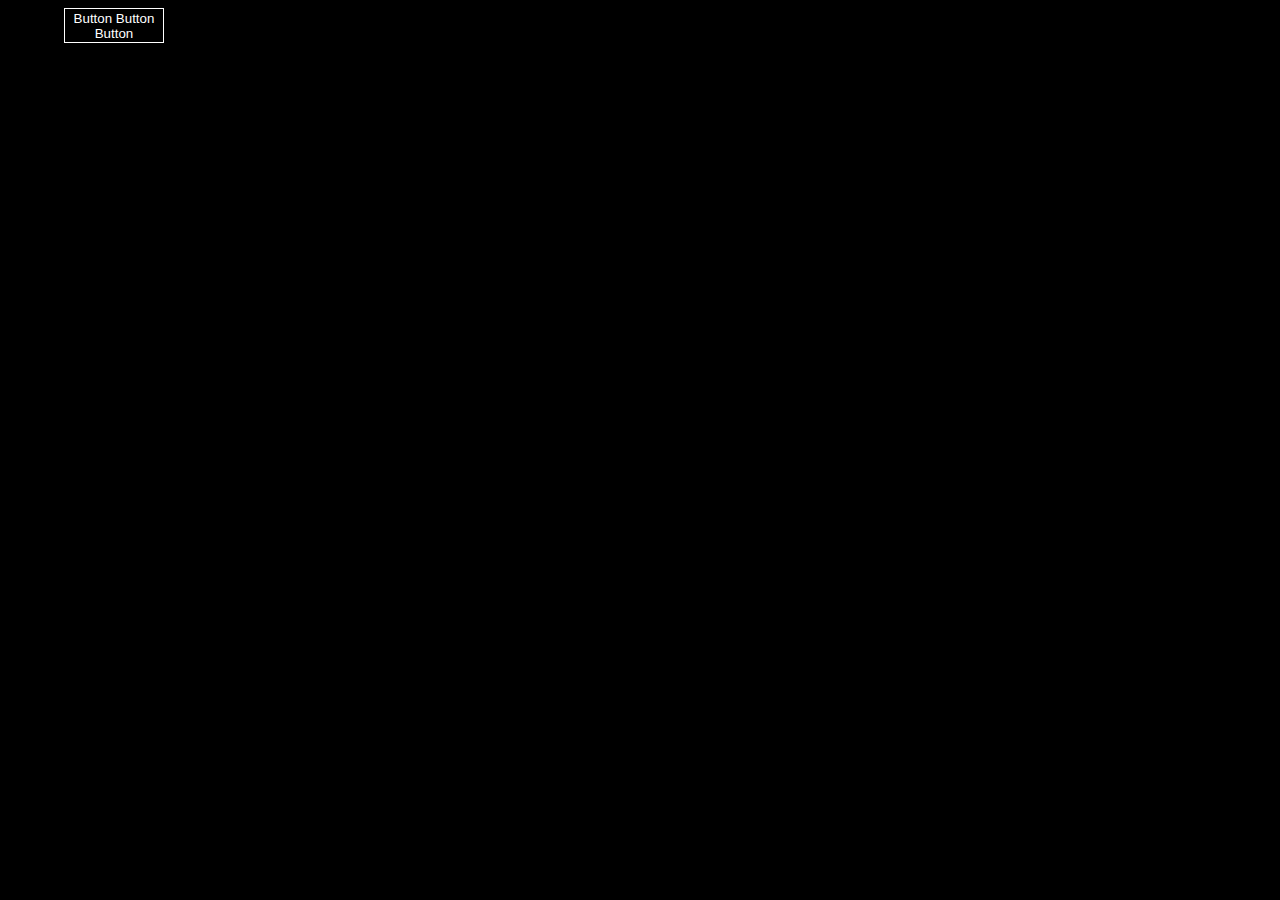
<file: Button/index.html>
<!DOCTYPE html>
<html lang="en">
  <head>
    <meta charset="UTF-8" />
    <meta name="viewport" content="width=device-width, initial-scale=1.0" />
    <title>Button</title>
    <link rel="stylesheet" href="styles.css" />
    <link
      rel="stylesheet"
      href="https://fonts.googleapis.com/css?family=Poppins:200i,500,400&display=swap"
    />
    <link
      rel="stylesheet"
      href="https://cdnjs.cloudflare.com/ajax/libs/font-awesome/4.7.0/css/font-awesome.min.css"
    />
  </head>

  <body>
    <a href="#"><button class="view-button">Button Button Button</button></a>
  </body>
</html>
</file>
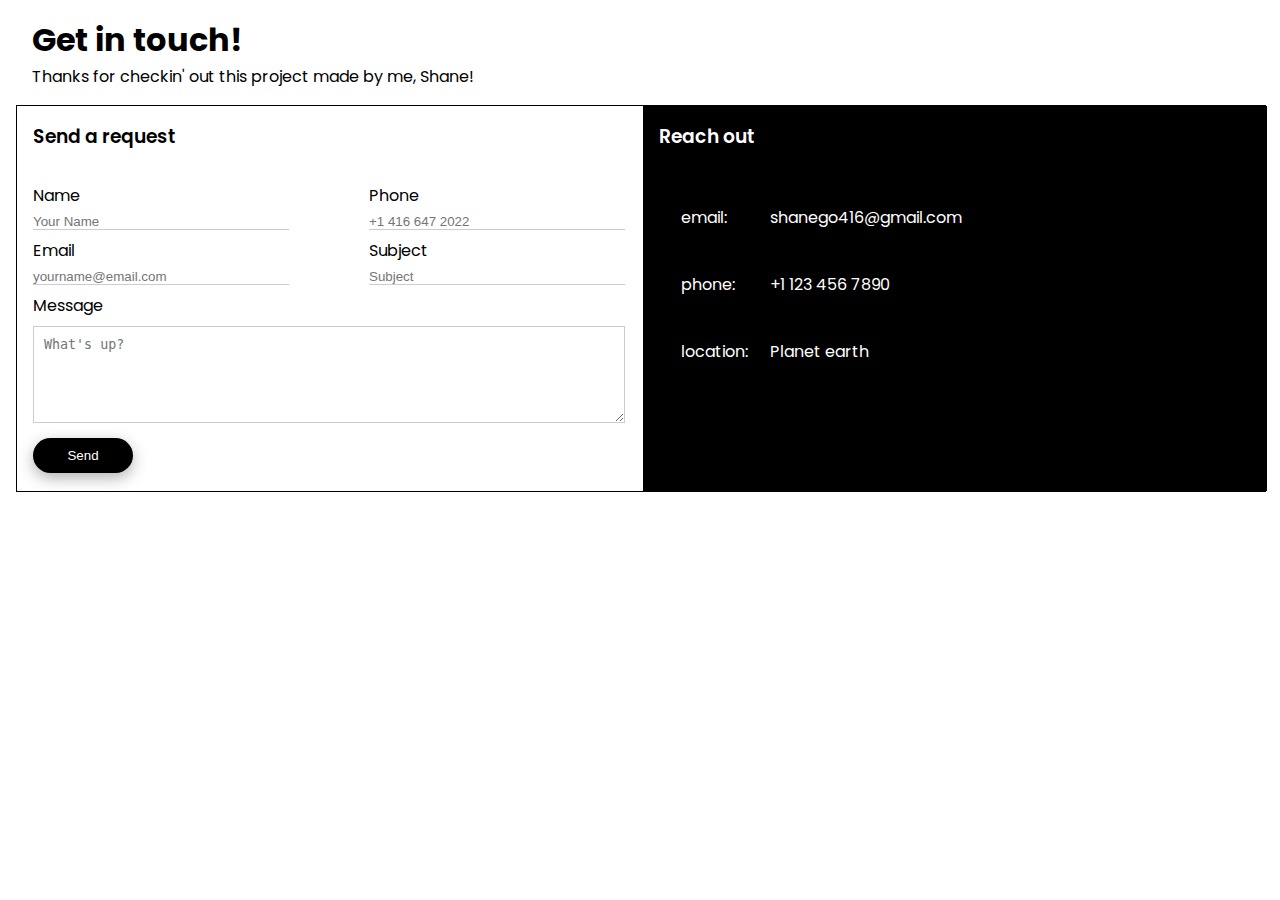
<file: Grid-contact-form/index.html>
<!DOCTYPE html>
<html lang="en">
  <head>
    <meta charset="UTF-8" />
    <meta name="viewport" content="width=device-width, initial-scale=1.0" />
    <title>Contact</title>
    <link rel="stylesheet" href="styles.css" />
    <link
      rel="stylesheet"
      href="https://fonts.googleapis.com/css?family=Poppins:200i,500,400&display=swap"
    />
  </head>

  <body>
    <div class="contact-container">
      <div class="contact-header">
        <h1>Get in touch!</h1>
        <p>Thanks for checkin' out this project made by me, Shane!</p>
      </div>
      <div class="contact-form">
        <div class="contact-left">
          <h3>Send a request</h3>
          <form>
            <div class="input-row">
              <div class="input-group">
                <label>Name</label>
                <input type="text" placeholder="Your Name" />
              </div>
              <div class="input-group">
                <label>Phone</label>
                <input type="text" placeholder="+1 416 647 2022" />
              </div>
            </div>

            <div class="input-row">
              <div class="input-group">
                <label>Email</label>
                <input type="email" placeholder="yourname@email.com" />
              </div>
              <div class="input-group">
                <label>Subject</label>
                <input type="text" placeholder="Subject" />
              </div>
            </div>

            <label>Message</label>
            <textarea rows="5" placeholder="What's up?"></textarea>
            <button class="send-button" type="submit">Send</button>
          </form>
        </div>
        <div class="contact-right">
          <h3>Reach out</h3>
          <table>
            <tr>
              <td>email:</td>
              <td>shanego416@gmail.com</td>
            </tr>
            <tr>
              <td>phone:</td>
              <td>+1 123 456 7890</td>
            </tr>
            <tr>
              <td>location:</td>
              <td>Planet earth</td>
            </tr>
          </table>
        </div>
      </div>
    </div>
  </body>
</html>
</file>
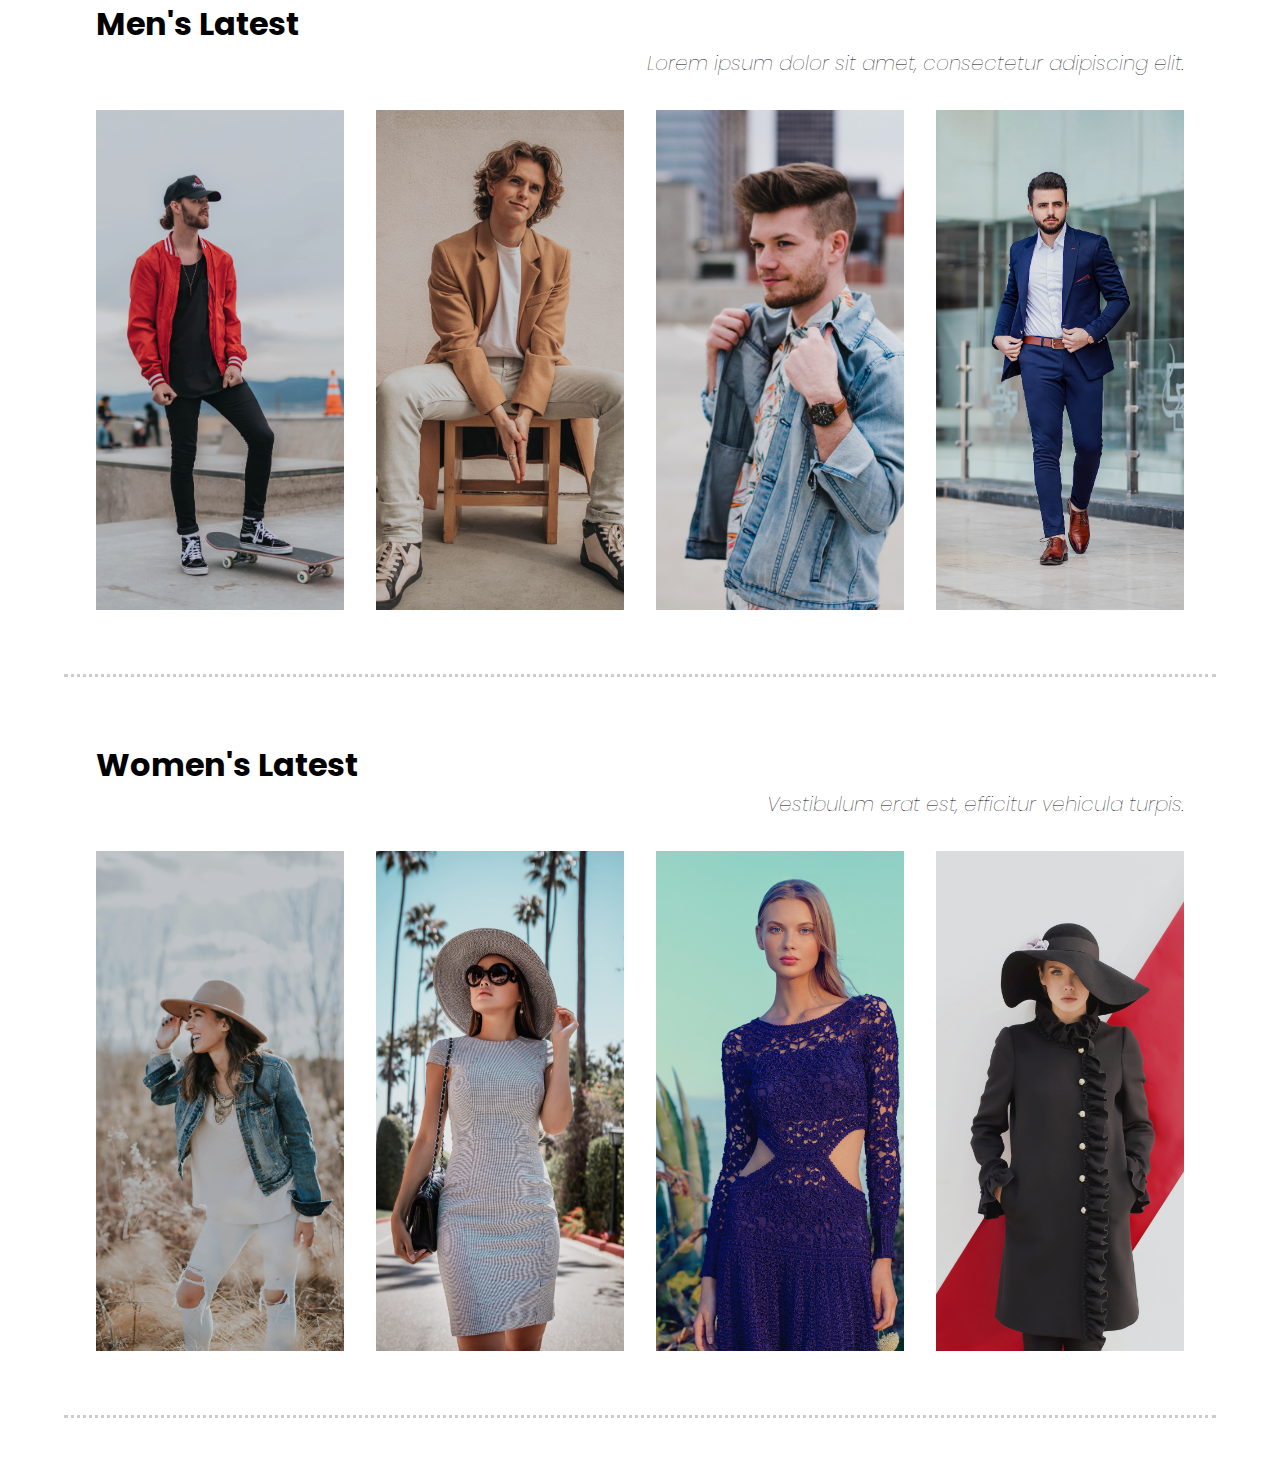
<file: Grid-photo-gallery-02/index.html>
<!DOCTYPE html>
<html lang="en">
  <head>
    <meta charset="UTF-8" />
    <meta name="viewport" content="width=device-width, initial-scale=1.0" />
    <title>Nav</title>
    <link rel="stylesheet" href="styles.css" />
    <link
      rel="stylesheet"
      href="https://fonts.googleapis.com/css?family=Poppins:200i,500,400&display=swap"
    />
    <link
      rel="stylesheet"
      href="https://cdnjs.cloudflare.com/ajax/libs/font-awesome/4.7.0/css/font-awesome.min.css"
    />
  </head>

  <body>
    <div class="mens" id="mens">
      <h1>Men's Latest</h1>
      <h2>Lorem ipsum dolor sit amet, consectetur adipiscing elit.</h2>
      <div class="mens-img-gal-container">
        <img src="images/Mens/mens-1.jpg" alt="shopping" />
        <img src="images/Mens/mens-2.jpg" alt="shopping" />
        <img src="images/Mens/mens-3.jpg" alt="shopping" />
        <img src="images/Mens/mens-4.jpg" alt="shopping" />
      </div>
    </div>

    <div class="womens" id="womens">
      <h1>Women's Latest</h1>
      <h2>Vestibulum erat est, efficitur vehicula turpis.</h2>
      <div class="womens-img-gal-container">
        <img src="images/Womens/womens-1.jpg" alt="shopping" />
        <img src="images/Womens/womens-2.jpg" alt="shopping" />
        <img src="images/Womens/womens-3.jpg" alt="shopping" />
        <img src="images/Womens/womens-4.jpg" alt="shopping" />
      </div>
    </div>
  </body>
</html>
</file>
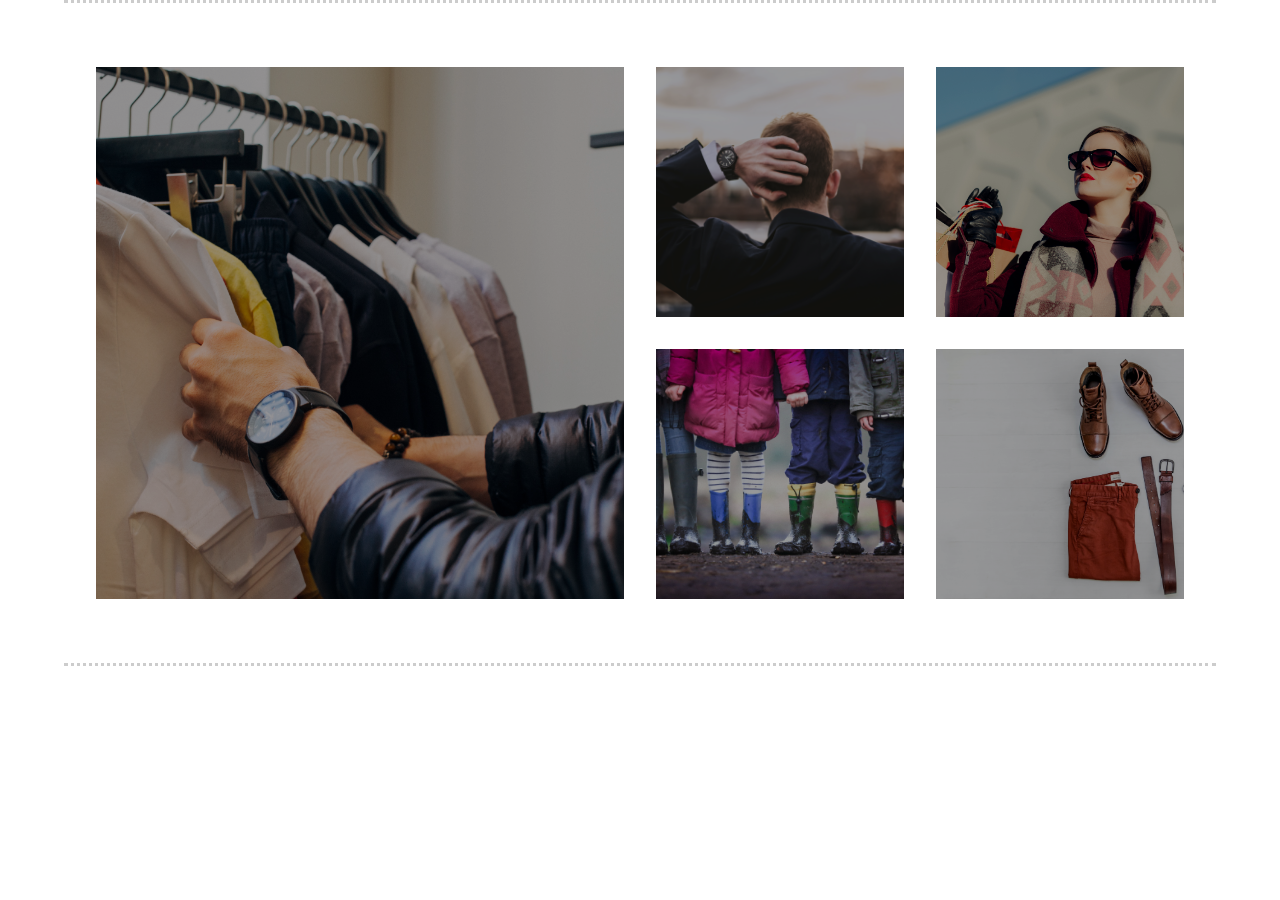
<file: Grid-photo-gallery/index.html>
<!DOCTYPE html>
<html lang="en">
  <head>
    <meta charset="UTF-8" />
    <meta name="viewport" content="width=device-width, initial-scale=1.0" />
    <title>Grid Photo Gallery</title>
    <link rel="stylesheet" href="styles.css" />
    <link
      rel="stylesheet"
      href="https://fonts.googleapis.com/css?family=Poppins:200i,500,400&display=swap"
    />
    <link
      rel="stylesheet"
      href="https://cdnjs.cloudflare.com/ajax/libs/font-awesome/4.7.0/css/font-awesome.min.css"
    />
  </head>

  <body>
    <div class="img-gal-container" id="home">
      <img
        class="img-gal-2-col img-gal-2-row"
        src="images/Home/main_photo.jpg"
        alt="shopping"
      />
      <img src="images/Home/men.jpg" alt="shopping" />
      <img src="images/Home/women.jpg" alt="shopping" />
      <img src="images/Home/kids.jpg" alt="shopping" />
      <img src="images/Home/accessories.jpg" alt="shopping" />
    </div>
  </body>
</html>
</file>
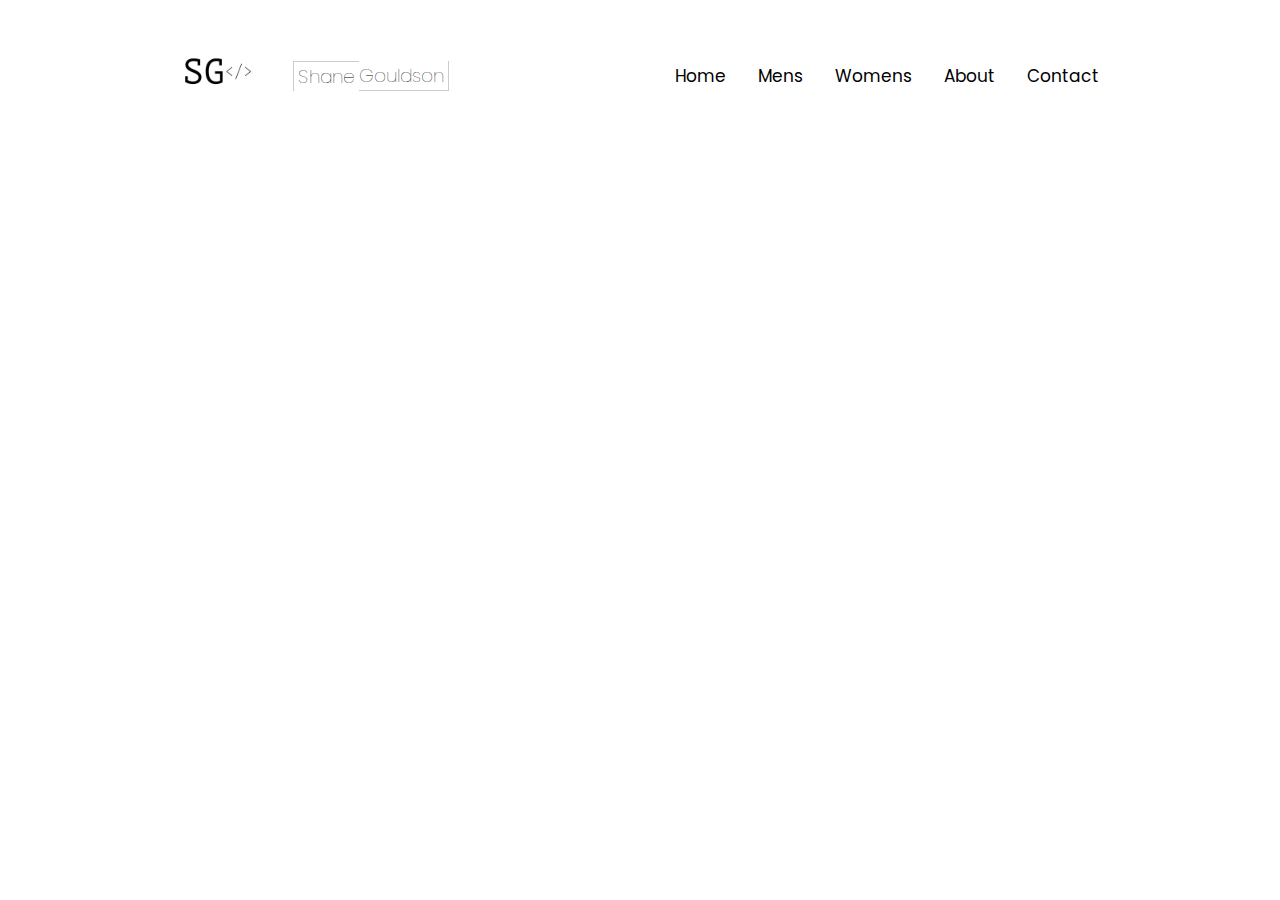
<file: Nav-bar-no-js-with-logo/index.html>
<!DOCTYPE html>
<html lang="en">
  <head>
    <meta charset="UTF-8" />
    <meta name="viewport" content="width=device-width, initial-scale=1.0" />
    <title>Nav</title>
    <link rel="stylesheet" href="styles.css" />
    <link
      rel="stylesheet"
      href="https://fonts.googleapis.com/css?family=Poppins:200i,500,400&display=swap"
    />
    <link
      rel="stylesheet"
      href="https://cdnjs.cloudflare.com/ajax/libs/font-awesome/4.7.0/css/font-awesome.min.css"
    />
  </head>

  <body>
    <div class="topnav" id="topnav">
      <div class="logo">
        <img
          class="logo-img"
          src="/Nav-bar-no-js-with-logo/images/logo.png"
          alt="logo"
        />
        <div class="logo-name">
          <h3 class="first-name">Shane</h3>
          <h3 class="last-name">Gouldson</h3>
        </div>
      </div>

      <div class="nav-buttons">
        <a class="button" href="#home">Home</a>
        <a class="button" href="#mens">Mens</a>
        <a class="button" href="#womens">Womens</a>
        <a class="button" href="#about">About</a>
        <a class="button" href="#contact">Contact</a>
      </div>
    </div>
  </body>
</html>
</file>
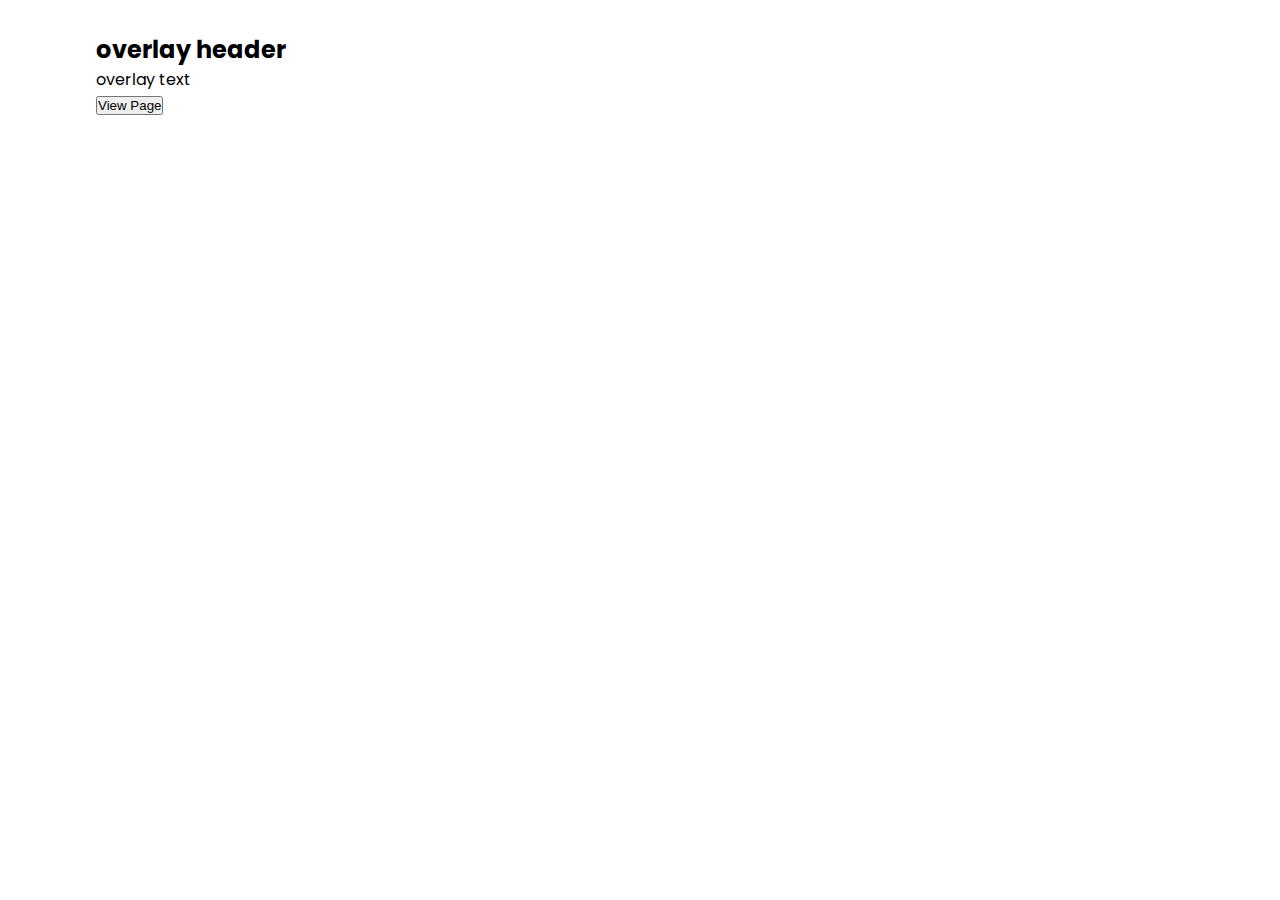
<file: home-img-gallery-text/Overlay/index.html>
<!DOCTYPE html>
<html lang="en">
  <head>
    <meta charset="UTF-8" />
    <meta name="viewport" content="width=device-width, initial-scale=1.0" />
    <title>Overlay</title>
    <link rel="stylesheet" href="styles.css" />
    <link
      rel="stylesheet"
      href="https://fonts.googleapis.com/css?family=Poppins:200i,500,400&display=swap"
    />
    <link
      rel="stylesheet"
      href="https://cdnjs.cloudflare.com/ajax/libs/font-awesome/4.7.0/css/font-awesome.min.css"
    />
  </head>

  <body>
    <div class="content-container">
      <div class="overlay-header"><h2>overlay header</h2></div>
      <div class="overlay-text"><p>overlay text</p></div>
      <div class="overlay-button"><button>View Page</button></div>
    </div>
  </body>
</html>
</file>
<file: Button/styles.css>
* {
  margin: 0;
  padding: 0;
}

body {
  background-color: #fff;
  font-family: Poppins, sans-serif;
  padding-left: 5%;
  padding-right: 5%;
  background-color: #000;
}

.home-container > .image > .image-text > a {
  font-size: 20px;
}

.view-button {
  background: rgba(0, 0, 0, 0);
  color: #fff;
  margin-top: 8px;
  width: 100px;
  border: none;
  outline: none;
  height: 35px;
  border: 1px solid #fff;
  box-shadow: 0px 5px 15px 0px rgba(0, 0, 0, 0.3);
  transition: 0.3s;
}

.view-button:hover {
  background: #fff;
  color: #000;
  transition: 0.3s;
}
</file>
<file: Grid-contact-form/styles.css>
* {
  margin: 0;
  padding: 0;
}

body {
  background-color: #fff;
  font-family: Poppins, sans-serif;
}

.contact-container {
  padding: 16px;
}

.contact-form {
  width: 100%;
  height: 100%;
  display: grid;
  grid-template-columns: 50% 50%;
  grid-gap: 2px;
  border: 1px solid black;
  margin-bottom: 64px;
}

.contact-right,
.contact-left,
.contact-header {
  padding-left: 16px;
}

.contact-header {
  grid-column-start: 1;
  grid-column-end: 3;
  margin-bottom: 16px;
}

.contact-left {
  grid-column-start: 1;
  grid-column-end: 2;
}

.contact-right {
  grid-column-start: 2;
  grid-column-end: 3;
  grid-row-start: 1;
  grid-row-end: 3;
}

.input-row {
  display: flex;
  justify-content: space-between;
}

input {
  width: 20vw;
  border: none;
  border-bottom: 1px solid #ccc;
  outline: none;
  margin-bottom: 8px;
}

textarea {
  width: 100%;
  border: 1px solid #ccc;
  outline: none;
  padding: 10px;
  box-sizing: border-box;
  margin-top: 8px;
  margin-bottom: 8px;
}

label {
  display: block;
  color: #000;
}

.send-button {
  background: #000;
  width: 100px;
  border: none;
  outline: none;
  color: #fff;
  height: 35px;
  border-radius: 30px;
  box-shadow: 0px 5px 15px 0px rgba(0, 0, 0, 0.3);
}

.contact-left h3,
.contact-right h3 {
  font-weight: 600;
  margin-bottom: 32px;
}

.contact-right {
  background-color: #000;
  color: #fff;
  padding: 16px;
}

.contact-left {
  padding: 16px;
}

tr td:first-child {
  padding: 20px;
}

@media screen and (max-width: 750px) {
  .contact-form {
    display: block;
  }
  .input-row {
    display: block;
  }
  .input-row input {
    width: 100%;
  }
  .contact-right {
    display: block;
  }
}
</file>
<file: Grid-photo-gallery-02/styles.css>
* {
  margin: 0;
  padding: 0;
}

body {
  background-color: #fff;
  font-family: Poppins, sans-serif;
  padding-left: 5%;
  padding-right: 5%;
}

.mens > h1,
.womens > h1 {
  margin-left: auto;
  padding-left: 32px;
  font-family: Poppins, sans-serif;
}

.mens > h2,
.womens > h2 {
  text-align: end;
  margin: auto;
  font-family: Poppins, sans-serif;
  font-size: 20px;
  font-weight: lighter;
  font-style: italic;
  padding-right: 32px;
}

.mens-img-gal-container,
.womens-img-gal-container {
  --gap: 32px;
  --num-cols: 4;
  --row-height: 500px;

  box-sizing: border-box;
  padding: var(--gap);

  display: grid;
  grid-template-columns: repeat(var(--num-cols), 1fr);
  grid-auto-rows: var(--row-height);
  gap: var(--gap);
  border-bottom: 3px dotted rgba(0, 0, 0, 0.2);
  overflow: hidden;
  padding-bottom: 64px;
  margin-bottom: 64px;
}

.mens-img-gal-container > img,
.womens-img-gal-container > img {
  width: 100%;
  height: 100%;
  object-fit: cover;
  filter: brightness(90%);
}

@media screen and (max-width: 800px) {
  .mens-img-gal-container,
  .womens-img-gal-container {
    --num-cols: 1;
    --row-height: auto;
  }
}
</file>
<file: Grid-photo-gallery/styles.css>
* {
  margin: 0;
  padding: 0;
}

body {
  background-color: #fff;
  font-family: Poppins, sans-serif;
  padding-left: 5%;
  padding-right: 5%;
}

.img-gal-container {
  --gap: 32px;
  --num-cols: 4;
  --row-height: 250px;

  box-sizing: border-box;
  padding: var(--gap);

  display: grid;
  grid-template-columns: repeat(var(--num-cols), 1fr);
  grid-auto-rows: var(--row-height);
  gap: var(--gap);
  border-bottom: 3px dotted rgba(0, 0, 0, 0.2);
  overflow: hidden;
  margin-bottom: 64px;
  padding-bottom: 64px;
  padding-top: 64px;
  border-top: 3px dotted rgba(0, 0, 0, 0.2);
}

.img-gal-container > img {
  width: 100%;
  height: 100%;
  object-fit: cover;
  filter: brightness(60%);
  transition: 0.3s;
}

.img-gal-container > img:hover {
  filter: brightness(100%);
}

.img-gal-2-col {
  grid-column: span 2;
}

.img-gal-2-row {
  grid-row: span 2;
}

@media screen and (max-width: 1024px) {
  .img-gal-container {
    --num-cols: 2;
    --row-height: 200px;
  }
}
</file>
<file: Nav-bar-no-js-with-logo/styles.css>
* {
  margin: 0;
  padding: 0;
}

body {
  background-color: #fff;
  font-family: Poppins, sans-serif;
  padding-left: 5%;
  padding-right: 5%;
}

.topnav {
  display: flex;
  justify-content: space-around;
  background-color: white;
  overflow: hidden;
  font-family: Poppins, sans-serif;
  padding-bottom: 16px;
  padding-top: 16px;
}

.logo {
  display: flex;
}

.logo-name {
  display: flex;
  align-items: center;
  padding: 0px 8px;
  font-weight: lighter;
}

.nav-buttons {
  display: flex;
  align-items: center;
}

.button {
  padding: 0px 16px;
}

.first-name {
  padding-right: 4px;
  padding-left: 4px;
  font-weight: lighter;
  border-top: 1px solid #ccc;
  border-left: 1px solid #ccc;
}

.last-name {
  font-weight: lighter;
  padding-right: 4px;
  border-bottom: 1px solid #ccc;
  border-right: 1px solid #ccc;
}

.logo-img {
  max-width: 120px;
  max-height: 120px;
  align-items: flex-end;
}

/* nav links style*/
.topnav a {
  float: left;
  display: block;
  color: black;
  text-align: center;
  text-decoration: none;
  font-size: 17px;
  font-family: Poppins, sans-serif;
}

/* Change the color of links on hover */
.topnav a:hover {
  color: #ccc;
}

@media screen and (max-width: 800px) {
  .topnav {
    display: flex;
    justify-content: center;
    flex-direction: column;
  }

  .nav-buttons {
    display: flex;
    flex-direction: column;
    justify-content: center;
    align-items: flex-start;
    padding: 16px 2px;
  }

  .logo-name {
    display: none;
  }

  .logo-img {
    margin: auto;
    padding-top: 16px;
  }
}

/* NAV Ends*/
</file>
<file: home-img-gallery-text/Overlay/styles.css>
* {
  margin: 0;
  padding: 0;
}

body {
  background-color: #fff;
  font-family: Poppins, sans-serif;
  padding-left: 5%;
  padding-right: 5%;
}

.content-container {
  width: 250px;
  height: 250px;
  padding: 32px;
}
</file>
